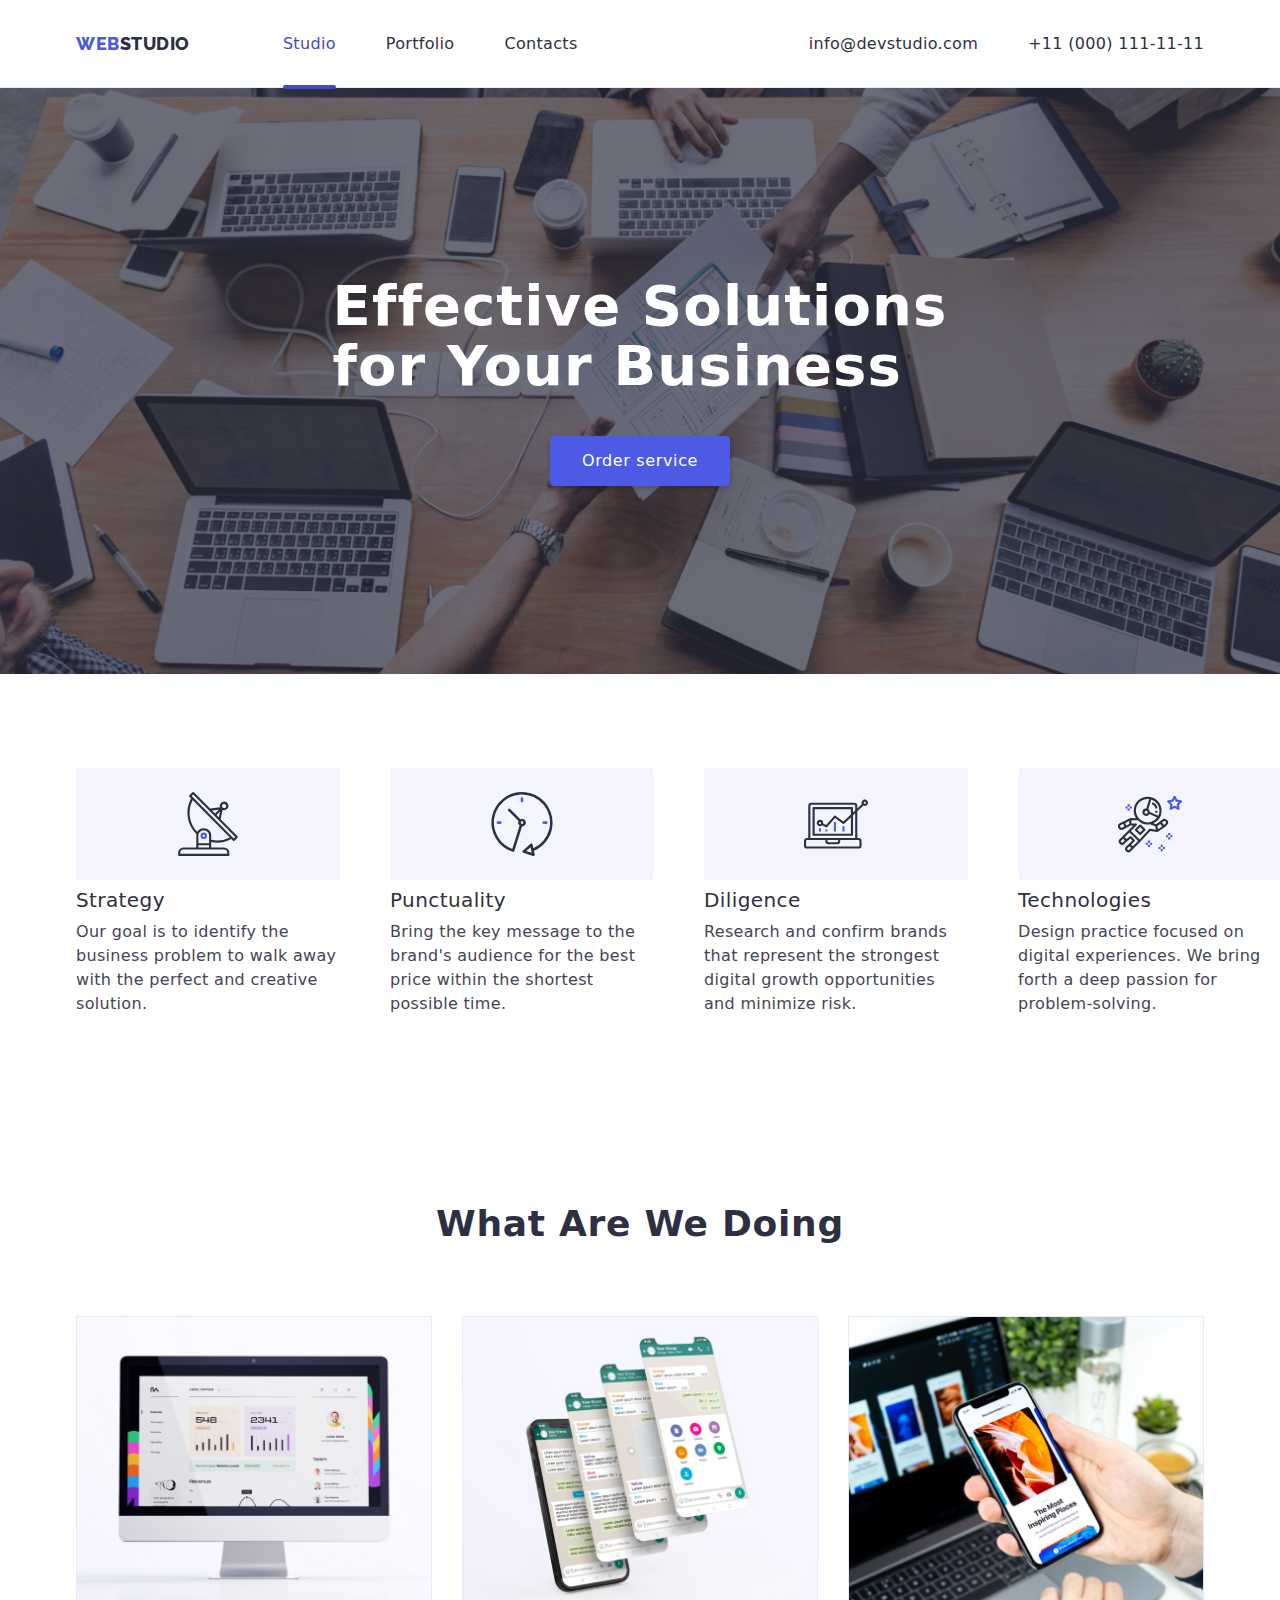
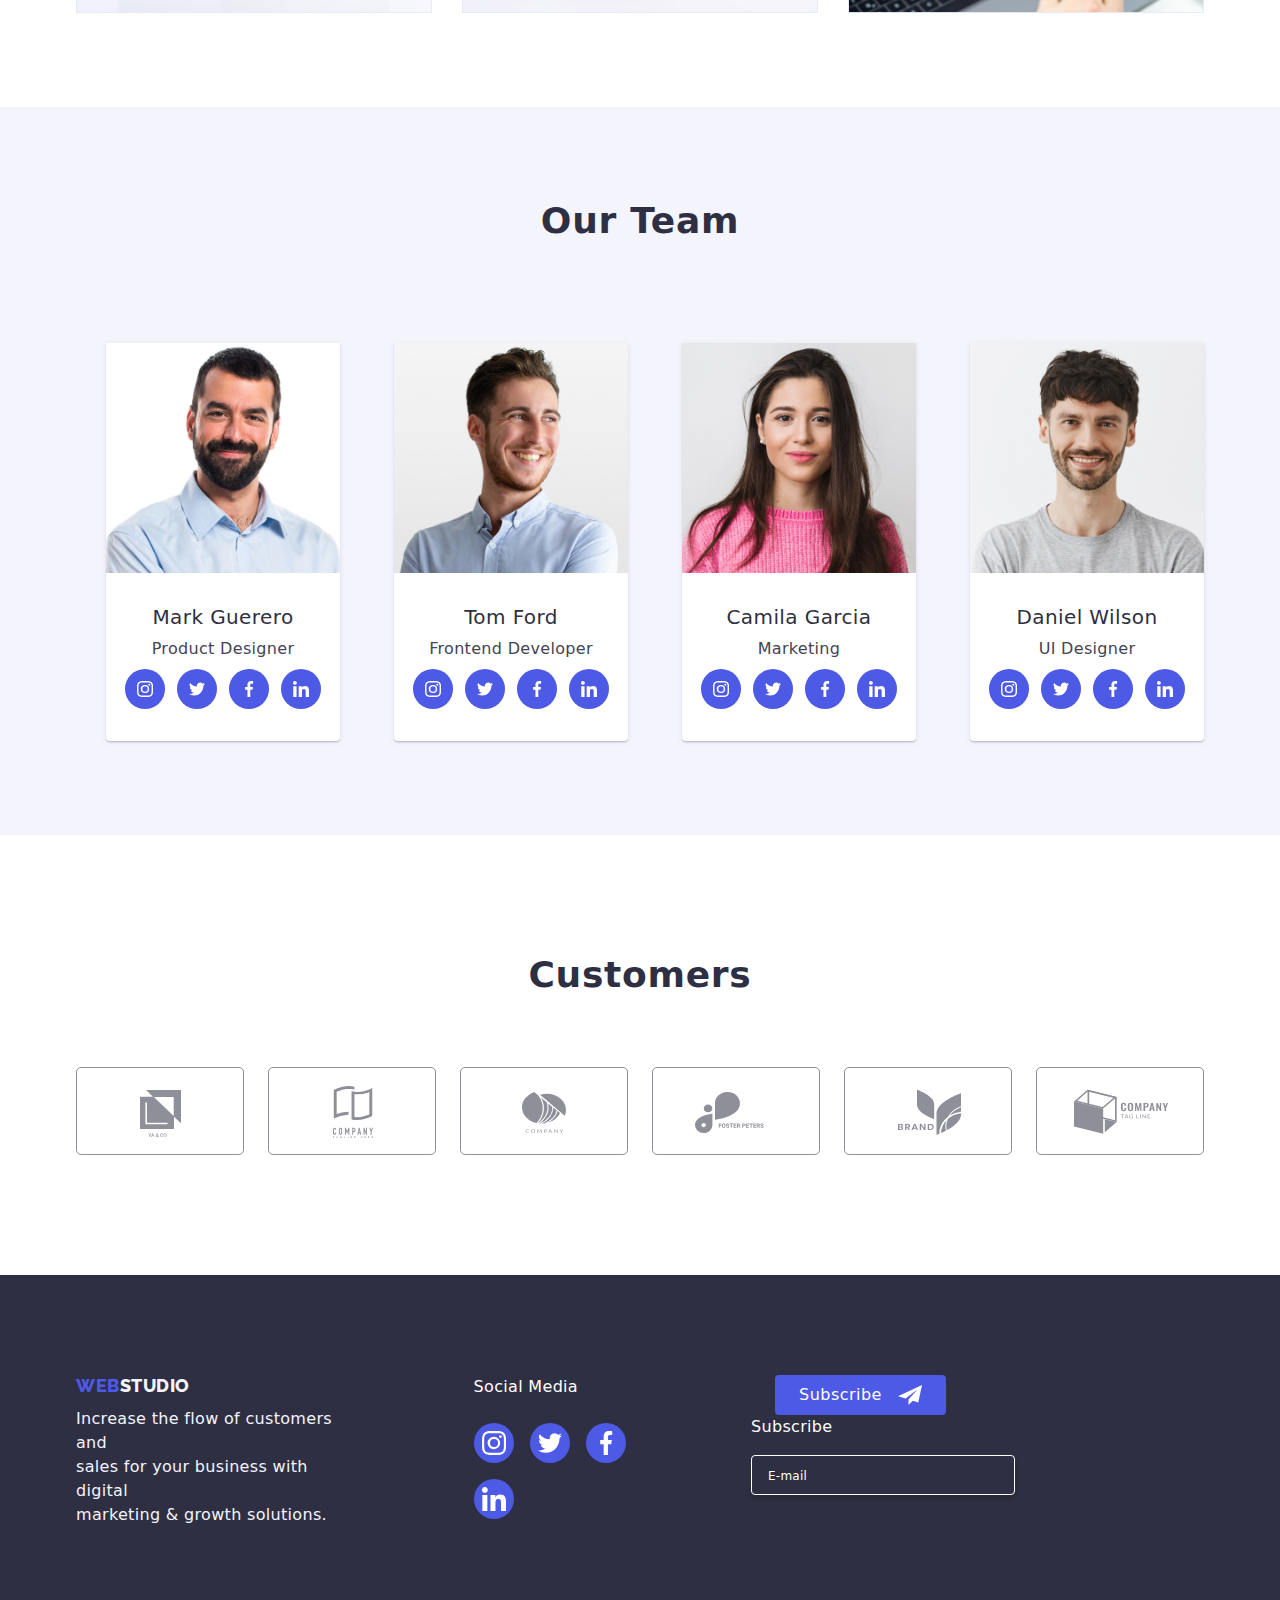
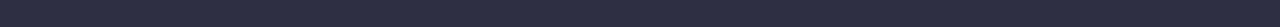
<file: index.html>
<!DOCTYPE html>
<html lang="en">

<head>
    <title>Web Studio HM7</title>
    <meta charset="UTF-8">
    <meta name="viewport" content="width=device-width, initial-scale=1.0">
    <link rel="stylesheet" href="./css/styles.css">
    <link href="https://fonts.googleapis.com/css2?family=Raleway:wght@700&family=Roboto:wght@400;500;700;900&display=swap"
        rel="stylesheet" />
    <link rel="stylesheet" href="https://cdnjs.cloudflare.com/ajax/libs/modern-normalize/2.0.0/modern-normalize.min.css" />
</head>

<body>
    <!--This is header-->
    <header class="header">
        <div class="container header-container">
            <!-- Navigation Bar -->
            <nav class="header-navigation">
                <a class="header-logo links" href="/index.html">
                    <span class="web-logo">WEB</span><span class="studio-logo">STUDIO </span>
                </a>

                <ul class="header-list lists">
                    <li class="header-item">
                        <a class="header-link links current menu-active" href="index.html">Studio</a>
                    </li>
                    <li class="header-item">
                        <a class="header-link links" href="portfolio.html">Portfolio</a>
                    </li>
                    <li class="header-item">
                        <a class="header-link links" href="index.html">Contacts</a>
                    </li>
                </ul>

            </nav>
            <address class="address">
            <ul class="header-address lists">
                <li class="item">
                    <a class="header-address-link links" href="mailto:info@devstudio.com"
                    target="_blank" rel="noopener noreferrer">info@devstudio.com</a>
                </li>
                <li class="item">
                    <a class="header-address-link links" href="tel:+110001111111"
                    target="_blank" rel="noopener noreferrer">+11 (000) 111-11-11</a>
                </li>
            </ul>
            </address>
        </div>
    </header>

    <!--This is main-->
    <main>
        <!--This is Section 1-->
        <section class="hero-section">
            <div class="container hero-container">
                <h1 class="hero-title">
                    Effective Solutions <br />
                    for Your Business
                </h1>
                <button class="hero-button button" type="button" data-modal-open>
                    Order service
                </button>
            </div>
        </section>

        <!--This is Section 2-->
        <section class="section features-section">
            <div class="container features-container">
                <ul class="features-list lists">
                    <li class="features-item">
                        <div class="benefits-svg-box">
                            <svg class="benefits-icon-svg" width="64" height="64">
                                <use href="./images/icons.svg#antenna"></use>
                            </svg>
                        </div>
                        <h3 class="features-title titles">Strategy</h3>
                        <p class="features-bottom-text bottom-text">
                            Our goal is to identify the business problem to walk away with
                            the perfect and creative solution.
                        </p>
                    </li>

                    <li class="features-item">
                        <div class="benefits-svg-box">
                            <svg lass="benefits-icon-svg" width="64" height="64">
                                <use href="./images/icons.svg#clock"></use>
                            </svg>
                        </div>
                        <h3 class="features-title titles">Punctuality</h3>
                        <p class="features-bottom-text bottom-text">
                            Bring the key message to the brand's audience for the best price
                            within the shortest possible time.
                        </p>
                    </li>

                    <li class="features-item">
                        <div class="benefits-svg-box">
                            <svg lass="benefits-icon-svg" width="64" height="64">
                                <use href="./images/icons.svg#diagram"></use>
                            </svg>
                        </div>
                        <h3 class="features-title titles">Diligence</h3>
                        <p class="features-bottom-text bottom-text">
                            Research and confirm brands that represent the strongest digital
                            growth opportunities and minimize risk.
                        </p>
                    </li>

                    <li class="features-item">
                        <div class="benefits-svg-box">
                            <svg lass="benefits-icon-svg" width="64" height="64">
                                <use href="./images/icons.svg#astronaut"></use>
                            </svg>
                        </div>
                        <h3 class="features-title titles">Technologies</h3>
                        <p class="features-bottom-text bottom-text">
                            Design practice focused on digital experiences. We bring forth a
                            deep passion for problem-solving.
                        </p>
                    </li>
                </ul>
            </div>
        </section>

        <!--This is Section 3-->
        <section class="section section-no-top-padding">
            <div class="container what-we-do-container">
                <h2 class="what-we-do-title section-title">What Are We Doing</h2>
                <ul class="what-we-do-list lists">
                    <li class="what-we-do-item">
                        <img src="images/what-we-do-1.jpg" alt="computer monitor" width="360" height="300" />
                    </li>

                    <li class="what-we-do-item">
                        <img src="images/what-we-do-2.jpg" alt="phone" width="360" height="300" />
                    </li>

                    <li class="what-we-do-item">
                        <img src="images/what-we-do-3.jpg" alt="phone & laptop" width="360" height="300" />
                    </li>
                </ul>
            </div>
        </section>

        <!--This is Section 4-->
        <section class="section section-grey">
            <div class="container team-container">
                <h2 class="team-title section-title">Our Team</h2>
                <ul class="team-list lists">
                    <li class="team-item">
                        <img src="images/our-team-1.jpg" alt="Mark Guerero" width="264" height="260" />
                        <div class="section-item-wrap">
                            <h3 class="team-name titles">Mark Guerero</h3>
                            <p class="team-bottom-text bottom-text">Product Designer</p>
                            <ul class="team-social-list lists">
                                <li class="team-social-item">
                                    <a class="team-social-link link" href="https://instagram.com" target="_blank" rel="noopener noreferrer">
                                        <svg class="team-social-svg" width="16" height="16">
                                            <use href="./images/icons.svg#instagram"></use>
                                        </svg>
                                    </a>
                                </li>
                                <li class="team-social-item">
                                    <a class="team-social-link link" href="https://twitter.com" target="_blank" rel="noopener noreferrer">
                                        <svg class="team-social-svg" width="16" height="16">
                                            <use href="./images/icons.svg#twitter"></use>
                                        </svg>
                                    </a>
                                </li>
                                <li class="team-social-item">
                                    <a class="team-social-link link" href="https://facebook.com" target="_blank" rel="noopener noreferrer">
                                        <svg class="team-social-svg" width="16" height="16">
                                            <use href="./images/icons.svg#facebook"></use>
                                        </svg>
                                    </a>
                                </li>
                                <li class="team-social-item">
                                    <a class="team-social-link link" href="https://linkedin.com" target="_blank" rel="noopener noreferrer">
                                        <svg class="team-social-svg" width="16" height="16">
                                            <use href="./images/icons.svg#linkedin"></use>
                                        </svg>
                                    </a>
                                </li>
                            </ul>
                        </div>
                    </li>

                    <li class="team-item">
                        <img src="images/our-team-2.jpg" alt="Tom Ford" width="264" height="260" />
                        <div class="card-content">
                            <h3 class="team-name titles">Tom Ford</h3>
                            <p class="team-bottom-text bottom-text">Frontend Developer</p>
                            <ul class="team-social-list lists">
                                <li class="team-social-item">
                                    <a class="team-social-link link" href="https://instagram.com" target="_blank" rel="noopener noreferrer">
                                        <svg class="team-social-svg" width="16" height="16">
                                            <use href="./images/icons.svg#instagram"></use>
                                        </svg>
                                    </a>
                                </li>
                                <li class="team-social-item">
                                    <a class="team-social-link link" href="https://twitter.com" target="_blank" rel="noopener noreferrer">
                                        <svg class="team-social-svg" width="16" height="16">
                                            <use href="./images/icons.svg#twitter"></use>
                                        </svg>
                                    </a>
                                </li>
                                <li class="team-social-item">
                                    <a class="team-social-link link" href="https://facebook.com" target="_blank" rel="noopener noreferrer">
                                        <svg class="team-social-svg" width="16" height="16">
                                            <use href="./images/icons.svg#facebook"></use>
                                        </svg>
                                    </a>
                                </li>
                                <li class="team-social-item">
                                    <a class="team-social-link link" href="https://linkedin.com" target="_blank" rel="noopener noreferrer">
                                        <svg class="team-social-svg" width="16" height="16">
                                            <use href="./images/icons.svg#linkedin"></use>
                                        </svg>
                                    </a>
                                </li>
                            </ul>
                        </div>
                    </li>

                    <li class="team-item">
                        <img src="images/our-team-3.jpg" alt="Camila Garcia" width="264" height="260" />
                        <div class="card-content">
                            <h3 class="team-name titles">Camila Garcia</h3>
                            <p class="team-bottom-text bottom-text">Marketing</p>
                            <ul class="team-social-list lists">
                                <li class="team-social-item">
                                    <a class="team-social-link link" href="https://instagram.com" target="_blank" rel="noopener noreferrer">
                                        <svg class="team-social-svg" width="16" height="16">
                                            <use href="./images/icons.svg#instagram"></use>
                                        </svg>
                                    </a>
                                </li>
                                <li class="team-social-item">
                                    <a class="team-social-link link" href="https://twitter.com" target="_blank" rel="noopener noreferrer">
                                        <svg class="team-social-svg" width="16" height="16">
                                            <use href="./images/icons.svg#twitter"></use>
                                        </svg>
                                    </a>
                                </li>
                                <li class="team-social-item">
                                    <a class="team-social-link link" href="https://facebook.com" target="_blank" rel="noopener noreferrer">
                                        <svg class="team-social-svg" width="16" height="16">
                                            <use href="./images/icons.svg#facebook"></use>
                                        </svg>
                                    </a>
                                </li>
                                <li class="team-social-item">
                                    <a class="team-social-link link" href="https://linkedin.com" target="_blank" rel="noopener noreferrer">
                                        <svg class="team-social-svg" width="16" height="16">
                                            <use href="./images/icons.svg#linkedin"></use>
                                        </svg>
                                    </a>
                                </li>
                            </ul>
                        </div>
                    </li>

                    <li class="team-item">
                        <img src="images/our-team-4.jpg" alt="Daniel Wilson" width="264" height="260" />
                        <div class="card-content">
                            <h3 class="team-name titles">Daniel Wilson</h3>
                            <p class="team-bottom-text bottom-text">UI Designer</p>
                            <ul class="team-social-list lists">
                                <li class="team-social-item">
                                    <a class="team-social-link link" href="https://instagram.com" target="_blank" rel="noopener noreferrer">
                                        <svg class="team-social-svg" width="16" height="16">
                                            <use href="./images/icons.svg#instagram"></use>
                                        </svg>
                                    </a>
                                </li>
                                <li class="team-social-item">
                                    <a class="team-social-link link" href="https://twitter.com" target="_blank" rel="noopener noreferrer">
                                        <svg class="team-social-svg" width="16" height="16">
                                            <use href="./images/icons.svg#twitter"></use>
                                        </svg>
                                    </a>
                                </li>
                                <li class="team-social-item">
                                    <a class="team-social-link link" href="https://facebook.com" target="_blank" rel="noopener noreferrer">
                                        <svg class="team-social-svg" width="16" height="16">
                                            <use href="./images/icons.svg#facebook"></use>
                                        </svg>
                                    </a>
                                </li>
                                <li class="team-social-item">
                                    <a class="team-social-link link" href="https://linkedin.com" target="_blank" rel="noopener noreferrer">
                                        <svg class="team-social-svg" width="16" height="16">
                                            <use href="./images/icons.svg#linkedin"></use>
                                        </svg>
                                    </a>
                                </li>
                            </ul>
                        </div>
                    </li>
                </ul>
            </div>
        </section>

        <!-- Section for Customers -->
        <section class="section-customers">
            <div class="container">
                <h2 class="section-title customers-title">Customers</h2>
                <ul class="customers-list lists">
                    <li class="customers-item">
                        <a class="customers-link" href="index.html">
                            <svg class="customers-svg">
                                <use href="./images/icons.svg#client-1"></use>
                            </svg>
                        </a>
                    </li>
        
                    <li class="customers-item">
                        <a class="customers-link" href="index.html">
                            <svg class="customers-svg">
                                <use href="./images/icons.svg#client-2"></use>
                            </svg>
                        </a>
                    </li>
        
                    <li class="customers-item">
                        <a class="customers-link" href="index.html">
                            <svg class="customers-svg">
                                <use href="./images/icons.svg#client-3"></use>
                            </svg>
                        </a>
                    </li>
        
                    <li class="customers-item">
                        <a class="customers-link" href="index.html">
                            <svg class="customers-svg">
                                <use href="./images/icons.svg#client-4"></use>
                            </svg>
                        </a>
                    </li>
        
                    <li class="customers-item">
                        <a class="customers-link" href="index.html">
                            <svg class="customers-svg">
                                <use href="./images/icons.svg#client-5"></use>
                            </svg>
                        </a>
                    </li>
                    <li class="customers-item">
                        <a class="customers-link" href="index.html">
                            <svg class="customers-svg">
                                <use href="./images/icons.svg#client-6"></use>
                            </svg>
                        </a>
                    </li>
                </ul>
            </div>
        </section>
    </main>

    <!--This is footer-->
    <footer class="footer-section">
        <div class="container footer-container">
            <div class="footer-logo-wrapper lists">
                <li class="footer-item">
            <a class="header-logo links" href="index.html">
                <span class="web-logo">WEB</span><span class="studio-logo studio-footer">STUDIO </span>
            </a>
                <p class="footer-bottom-text bottom-text">
                    Increase the flow of customers and<br />
                    sales for your business with digital<br />
                    marketing & growth solutions.
                </p>
                
                </li>
                </div>
                <div class="footer-socials">
                    <p class="footer-social-text text">Social Media</p>
                    <ul class="footer-list lists">
                        <li class="footer-socials-item">
                            <a href="/" class="footer-socials-link">
                                <svg class="footer-social-svg" width="24" height="24">
                                    <use href="./images/icons.svg#instagram"></use>
                                </svg>    
                            </a>
                        </li>
                        <li class="footer-socials-item">
                            <a href="/" class="footer-socials-link">
                                <svg class="footer-social-svg" width="24" height="24">
                                    <use href="./images/icons.svg#twitter"></use>
                                </svg>
                            </a>
                        </li>
                        <li class="footer-socials-item">
                            <a href="/" class="footer-socials-link">
                                <svg class="footer-social-svg" width="24" height="24">
                                    <use href="./images/icons.svg#facebook"></use>
                                </svg>
                            </a>
                        </li>
                        <li class="footer-socials-item">
                            <a href="/" class="footer-socials-link">
                                <svg class="footer-social-svg" width="24" height="24">
                                    <use href="./images/icons.svg#linkedin"></use>
                                </svg>
                            </a>
                        </li>
                    </ul>
                </div>
                    <div class="footer-container footer-form ">
                        <form class="forms" name="subscribe_form" autocomplete="on" method="">
                            <label class="footer-label">
                                Subscribe
                                <input class="footer-input" type="email" name="email" placeholder="E-mail" required>
                            </label>
                    
                            <button type="submit" class="footer-button">
                                Subscribe
                                <svg class="footer-svgsubscribe">
                                    <use href="./images/icons.svg#submit"></use>
                                </svg>
                            </button>
                        </form>
                    </div>                            
            </div>
        </div>
    </footer>
    <!--JS for modal -->

    <div class="back-drop is-hidden" data-modal>
        <div class="modal">
            <button class="modal-close" data-modal-close>
                <svg class="modal-close-icon" width="8" height="8">
                    <use href="./images/icons.svg#close"></use>
                </svg>
            </button>

                <p class="form-header">Leave your contacts and will call you back</p>>   

                <form class="container-form lists" action="signup_form" autocomplete="on" method="">
                    <label class="form-label">
                        <span class="form-text">Name</span>
                        <input class="form-input" type="text" name="full-name" required>
                        <svg class="input-icon">
                            <use href="./images/icons.svg#person"></use>
                        </svg>
                    </label>

                    <label class="form-label">
                            <span class="form-text">Name</span>
                            <input class="form-input" type="tel" name="phone_number" required>
                            <svg class="input-icon">
                                <use href="./images/icons.svg#phone"></use>
                            </svg>
                    </label>

                    <label class="form-label">
                        <span class="form-text">Email</span>
                        <input class="form-input" type="email" name="user_email" required>
                        <svg class="input-icon">
                            <use href="./images/icons.svg#email"></use>
                        </svg>
                    </label>
                    
                        <label class="form-label-textarea">
                            <span class="form-text">Comment</span>
                            <textarea name="comment" class="form-textarea" placeholder="Text input" rows="8" required></textarea>
                        </label>
                    

                    <label class="agree-box">
                        <input class="checkbox" type="checkbox" value="agree" name="agreement" required>
                        <span class="checkbox-icon">
                            <svg class="check-mark">
                                <use href="./images/icons.svg#check-mark"></use>
                            </svg>
                        </span>

                        <span class="agree-text">
                            I accept the terms and conditions of the &nbsp;<a href="#" class="form-agree-box_link">Privacy Policy</a>
                        </span>
                    </label>
                    
                    <div class="form-container">
                        <button class="form-button" type="submit">Send</button>
                    </div> 
                </form> 
            </div>
    </div>
    <script src="./js/modal.js"></script>
</body>
</html>
</file>
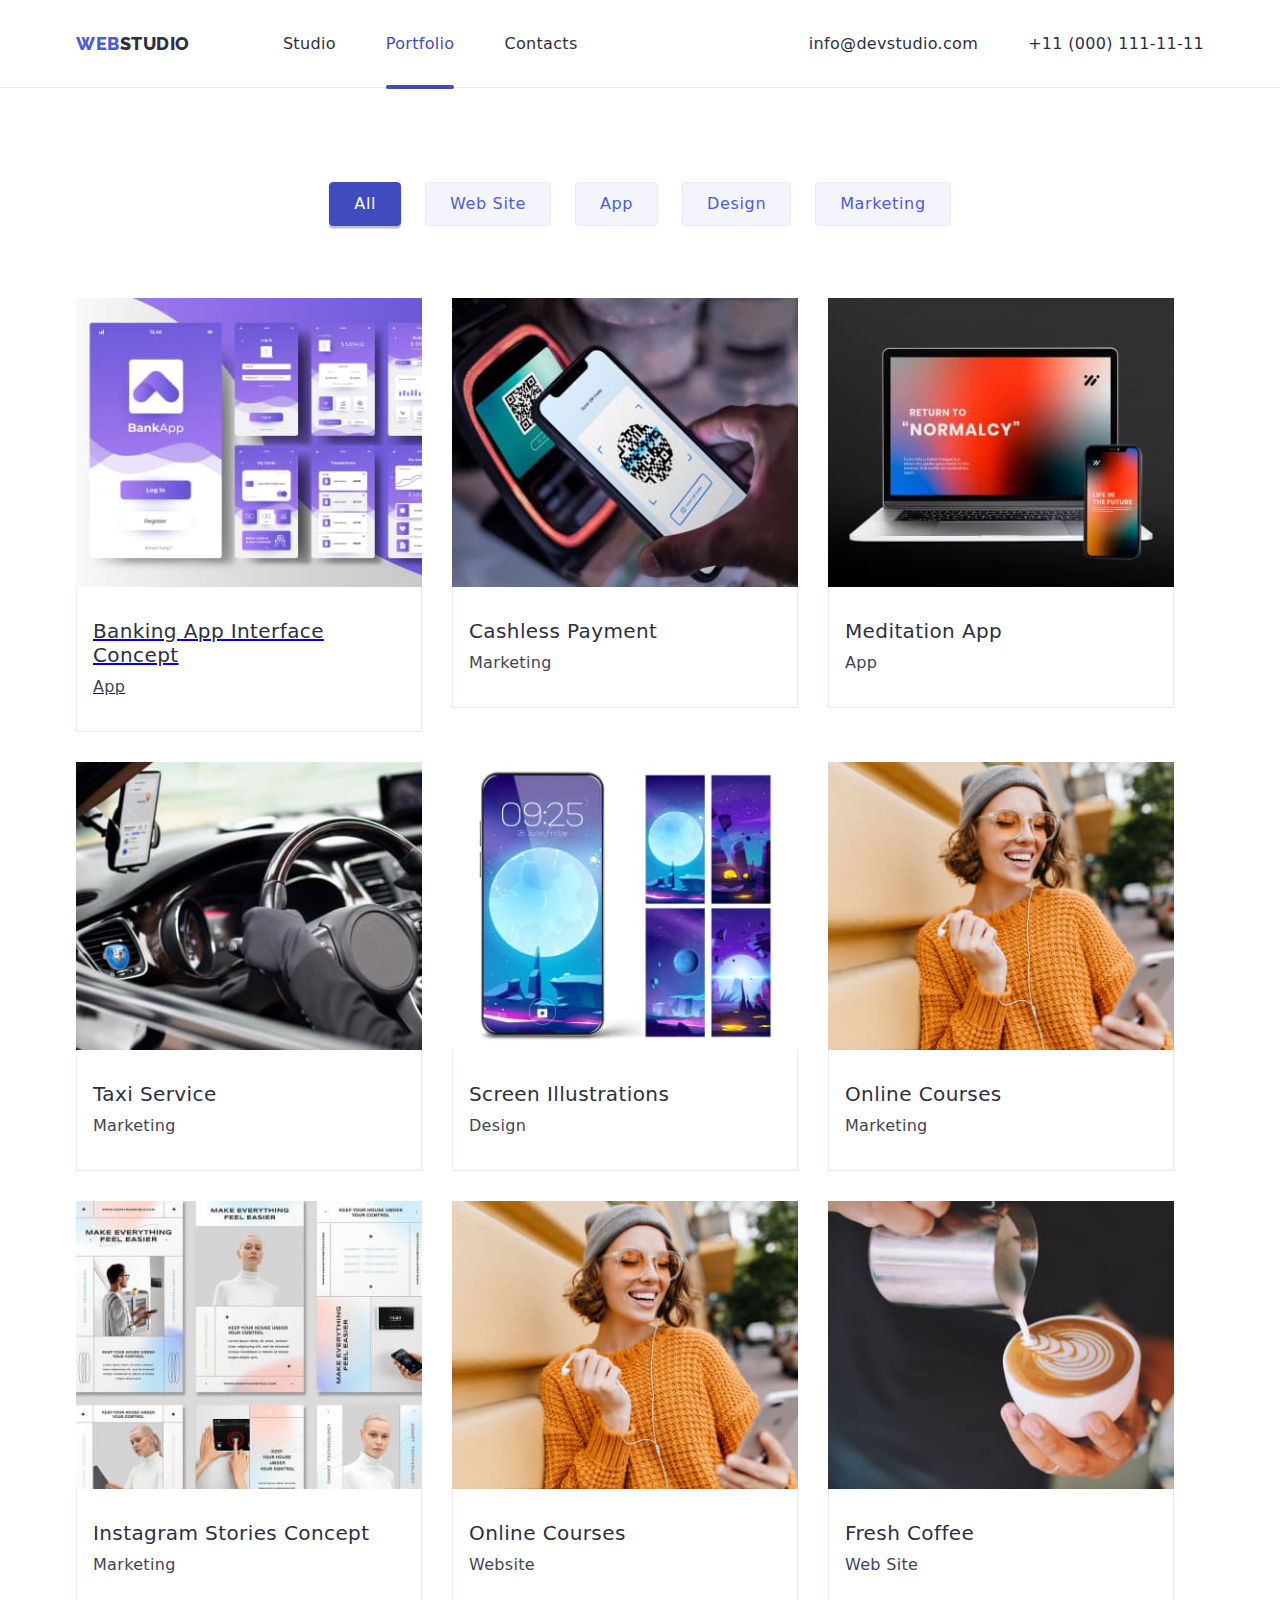
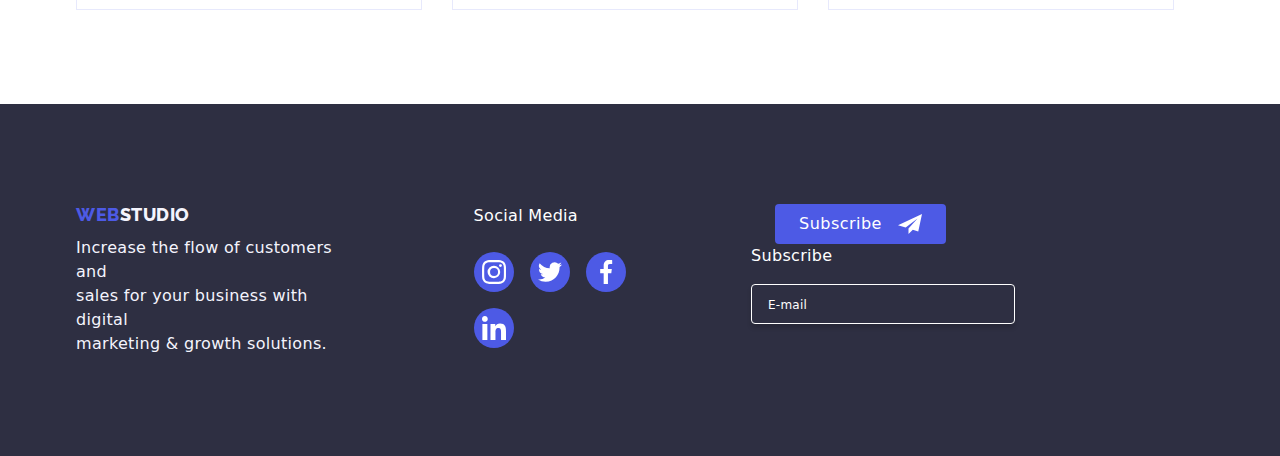
<file: portfolio.html>
<!DOCTYPE html>
<html lang="en">

<head>
    <title>Portfolio - HM7</title>
    <meta charset="UTF-8">
    <meta name="viewport" content="width=device-width, initial-scale=1.0">
    <link rel="stylesheet" href="./css/styles.css">
    <link
        href="https://fonts.googleapis.com/css2?family=Raleway:wght@700&family=Roboto:wght@400;500;700;900&display=swap"
        rel="stylesheet" />
    <link rel="stylesheet"
        href="https://cdnjs.cloudflare.com/ajax/libs/modern-normalize/2.0.0/modern-normalize.min.css" />
</head>

<body>
    <!--This is header-->
    <header class="header">
        <div class="container header-container">
            <!-- Navigation Bar -->
            <nav class="header-navigation">
                <a class="header-logo links" href="/index.html">
                    <span class="web-logo">WEB</span><span class="studio-logo">STUDIO </span>
                </a>
    
                <ul class="header-list lists">
                    <li class="header-item">
                        <a class="header-link links " href="index.html">Studio</a>
                    </li>
                    <li class="header-item">
                        <a class="header-link links current menu-active" href="portfolio.html">Portfolio</a>
                    </li>
                    <li class="header-item">
                        <a class="header-link links" href="index.html">Contacts</a>
                    </li>
                </ul>
    
            </nav>
            <address class="address">
                <ul class="header-address lists">
                    <li class="item">
                        <a class="header-address-link links" href="mailto:info@devstudio.com" target="_blank"
                            rel="noopener noreferrer">info@devstudio.com</a>
                    </li>
                    <li class="item">
                        <a class="header-address-link links" href="tel:+110001111111" target="_blank"
                            rel="noopener noreferrer">+11 (000) 111-11-11</a>
                    </li>
                </ul>
            </address>
        </div>
    </header>
    <!-- This is main -->
    <main>
        <section class="section">
            <div class="container">
                <ul class="filter lists">
                    <li><button class="filter-item active" type="button">All</button></li>
                    <li><button class="filter-item" type="button">Web Site</button></li>
                    <li><button class="filter-item" type="button">App</button></li>
                    <li><button class="filter-item" type="button">Design</button></li>
                    <li><button class="filter-item" type="button">Marketing</button></li>
                </ul>
                <ul class="projects lists">
                    <li class="item">
                        <a href="#" class="project">
                            <div class="description">
                                <img src="./images/project-card-1-1.jpg" alt="banking app" width="360" />
                                <div class="overlay">
                                    <p class="text">
                                        14 Stylish and User-Friendly App Design Concepts ·
                                        Task Manager App · Calorie Tracker App ·
                                        Exotic Fruit Ecommerce App ·
                                        Cloud Storage App
                                    </p>
                                </div>
                            </div>

                            <div class="project-description">
                                <h3 class="project-title titles">Banking App Interface Concept</h3>
                                <p class="project-bottom-text bottom-text">App</p>
                            </div>
                        </a>

                    </li>
                    <li class="item">
                        <a href="#" class="project links">
                            <div class="description">
                                <img src="./images/project-card-1-2.jpg" alt="Cashless Payment" width="360" />
                                <div class="overlay">
                                    <p class="text">
                                        14 Stylish and User-Friendly App Design Concepts ·
                                        Task Manager App · Calorie Tracker App ·
                                        Exotic Fruit Ecommerce App ·
                                        Cloud Storage App
                                    </p>
                                </div>
                            </div>

                            <div class="project-description">
                                <h3 class="project-title titles">Cashless Payment</h3>
                                <p class="project-bottom-text bottom-text">Marketing</p>
                            </div>
                        </a>

                    </li>
                    <li class="item">
                        <a href="#" class="project links">
                            <div class="description">
                                <img src="./images/project-card-1-3.jpg" alt="Meditation App" width="360" />
                                <div class="overlay">
                                    <p class="text">
                                        14 Stylish and User-Friendly App Design Concepts ·
                                        Task Manager App · Calorie Tracker App ·
                                        Exotic Fruit Ecommerce App ·
                                        Cloud Storage App
                                    </p>
                                </div>
                            </div>

                            <div class="project-description">
                                <h3 class="project-title titles">Meditation App</h3>
                                <p class="project-bottom-text bottom-text">App</p>
                            </div>
                        </a>

                    </li>

                    <li class="item">
                        <a href="#" class="project links">
                            <div class="description">
                                <img src="./images/project-card-2-1.jpg" alt="Taxi service" width="360" />
                                <div class="overlay">
                                    <p class="text">
                                        14 Stylish and User-Friendly App Design Concepts ·
                                        Task Manager App · Calorie Tracker App ·
                                        Exotic Fruit Ecommerce App ·
                                        Cloud Storage App
                                    </p>
                                </div>
                            </div>

                            <div class="project-description">
                                <h3 class="project-title titles">Taxi Service</h3>
                                <p class="project-bottom-text bottom-text">Marketing</p>
                            </div>
                        </a>

                    </li>
                    <li class="item">
                        <a href="#" class="project links">
                            <div class="description">
                                <img src="./images/project-card-2-2.jpg" alt="Screen Illustrations" width="360" />
                                <div class="overlay">
                                    <p class="text">
                                        14 Stylish and User-Friendly App Design Concepts ·
                                        Task Manager App · Calorie Tracker App ·
                                        Exotic Fruit Ecommerce App ·
                                        Cloud Storage App
                                    </p>
                                </div>
                            </div>

                            <div class="project-description">
                                <h3 class="project-title titles">Screen Illustrations</h3>
                                <p class="project-bottom-text bottom-text">Design</p>
                            </div>
                        </a>

                    </li>

                    <li class="item">
                        <a href="#" class="project links">
                            <div class="description">
                                <img src="./images/project-card-2-3.jpg" alt="Online Courses" width="360" />
                                <div class="overlay">   
                                    <p class="text">
                                        14 Stylish and User-Friendly App Design Concepts ·
                                        Task Manager App · Calorie Tracker App ·
                                        Exotic Fruit Ecommerce App ·
                                        Cloud Storage App
                                    </p>
                                </div>
                            </div>

                            <div class="project-description">
                                <h3 class="project-title titles">Online Courses</h3>
                                <p class="project-bottom-text bottom-text">Marketing</p>
                            </div>
                        </a>

                    </li>

                    <li class="item">
                        <a href="#" class="project links">
                            <div class="description">
                                <img src="./images/project-card-3-1.jpg" alt="Instagram Stories Concept" width="360" />
                                <div class="overlay">
                                    <p class="text">
                                        14 Stylish and User-Friendly App Design Concepts ·
                                        Task Manager App · Calorie Tracker App ·
                                        Exotic Fruit Ecommerce App ·
                                        Cloud Storage App
                                    </p>
                                </div>
                            </div>

                            <div class="project-description">
                                <h3 class="project-title titles">Instagram Stories Concept</h3>
                                <p class="project-bottom-text bottom-text">Marketing</p>
                            </div>
                        </a>

                    </li>

                    <li class="item">
                        <a href="#" class="project links">
                            <div class="description">
                                <img src="./images/project-card-2-3.jpg" alt="Organic Food" width="360" />
                                <div class="overlay">
                                    <p class="text">
                                        14 Stylish and User-Friendly App Design Concepts ·
                                        Task Manager App · Calorie Tracker App ·
                                        Exotic Fruit Ecommerce App ·
                                        Cloud Storage App
                                    </p>
                                </div>
                            </div>

                            <div class="project-description">
                                <h3 class="project-title titles">Online Courses</h3>
                                <p class="project-bottom-text bottom-text">Website</p>
                            </div>
                        </a>

                    </li>

                    <li class="item">
                        <a href="#" class="project links">
                            <div class="description">
                                <img src="./images/project-card-3-3.jpg" alt="fresh coffee" width="360" />
                                <div class="overlay">
                                    <p class="text">
                                        14 Stylish and User-Friendly App Design Concepts ·
                                        Task Manager App · Calorie Tracker App ·
                                        Exotic Fruit Ecommerce App ·
                                        Cloud Storage App
                                    </p>
                                </div>
                            </div>

                            <div class="project-description">
                                <h3 class="project-title titles">Fresh Coffee</h3>
                                <p class="project-bottom-text bottom-text">Web Site</p>
                            </div>
                        </a>

                    </li>
                </ul>
            </div>
        </section>
    </main>

    <!--This is footer-->
    <footer class="footer-section">
        <div class="container footer-container">
            <div class="footer-logo-wrapper lists">
                <li class="footer-item">
                    <a class="header-logo links" href="index.html">
                        <span class="web-logo">WEB</span><span class="studio-logo studio-footer">STUDIO </span>
                    </a>
                    <p class="footer-bottom-text bottom-text">
                        Increase the flow of customers and<br />
                        sales for your business with digital<br />
                        marketing & growth solutions.
                    </p>

                </li>
            </div>
            <div class="footer-socials">
                <p class="footer-social-text text">Social Media</p>
                <ul class="footer-list lists">
                    <li class="footer-socials-item">
                        <a href="/" class="footer-socials-link">
                            <svg class="footer-social-svg" width="24" height="24">
                                <use href="./images/icons.svg#instagram"></use>
                            </svg>
                        </a>
                    </li>
                    <li class="footer-socials-item">
                        <a href="/" class="footer-socials-link">
                            <svg class="footer-social-svg" width="24" height="24">
                                <use href="./images/icons.svg#twitter"></use>
                            </svg>
                        </a>
                    </li>
                    <li class="footer-socials-item">
                        <a href="/" class="footer-socials-link">
                            <svg class="footer-social-svg" width="24" height="24">
                                <use href="./images/icons.svg#facebook"></use>
                            </svg>
                        </a>
                    </li>
                    <li class="footer-socials-item">
                        <a href="/" class="footer-socials-link">
                            <svg class="footer-social-svg" width="24" height="24">
                                <use href="./images/icons.svg#linkedin"></use>
                            </svg>
                        </a>
                    </li>
                </ul>
            </div>
                <div class="footer-container footer-form ">
                    <form class="forms" name="subscribe_form" autocomplete="on" method="">
                        <label class="footer-label">
                            Subscribe
                            <input class="footer-input" type="email" name="email" placeholder="E-mail" required>
                        </label>
                
                        <button type="submit" class="footer-button">
                            Subscribe
                            <svg class="footer-svgsubscribe">
                                <use href="./images/icons.svg#submit"></use>
                            </svg>
                        </button>
                    </form>
                </div>
        </div>
        </div>
    </footer>
</body>

</html>
</file>
<file: css/styles.css>
:root {
    --iriscolor: #4d5ae5;
    --navyblue: #2e2f42;
    --navcolor: black;
    --oceancolor: #404bbf;
    --whitecolor: #ffffff;
    --slatecolor: #434455;
    --cornflowercolor: #e7e9fc;
    --cloudcolor: #f4f4fd;
    --greencolor: #31d0aa;
    --lightslatecolor: #8e8f99;
    --navybluemodalcolor: #2e2f42;
    --greycolor: #2e2f42;
    --dairycolor: #fcfcfc;
    --black: #000;
}

body {
    font-family: 'Roboto', sans-serif;
    font-size: 16px;
    font-weight: 400;
    line-height: 24px;
    letter-spacing: 0.02em;
}

img {
    display: block;
    max-width: 100%;
    height: auto;
}

*,
*::after,
*::before {
    box-sizing: inherit;
}

h1,
h2,
h3,
h4,
h5,
h6,
p,
ul {
    margin: 0;
    padding: 0;
}

/* CSS for Index Studio */

.lists {
    list-style-type: none;
    padding: 0;
}

.links {
    text-decoration: none;
}

address{
    font-style: inherit;
}

img{
    display: block;
    max-width: 100%;
    height: auto;
}

.web-logo {
    color: var(--iriscolor);
}

.studio-logo {
    color: var(--navyblue);
}

.studio-footer {
    color: var(--cloudcolor);
}

/* Header */

.header {
    border-bottom: 1px solid var(--cornflowercolor);
}

.container {
    width: 1158px;
    padding-left: 15px;
    padding-right: 15px;
    margin-left: auto;
    margin-right: auto;
}

.header-logo {
    color: var(--navybluemodalcolor);
    font-family: 'Raleway',sans-serif;
    font-size: 18px;
    font-weight: 800;
    line-height: 21px;
    letter-spacing: 0.03em;
    text-transform: uppercase;
}

.header-container,
.header-navigation,
.header-list,
.header-address{
    display: flex;
    align-items: center;
}

.header-list{
    margin-left: 93px;
}

.address{
    margin-left: auto;
}

.header-list .header-item:not(:last-child),
.header-address .item:not(:last-child){
    margin-right: 50px;
}


.header-list .header-link,
.header-address .header-address-link{
    display: inline-flex;
    padding-top: 32px;
    padding-bottom: 31px;
    color: var(--navyblue);
    font-weight: 500;
    line-height: 1.5;
    letter-spacing: 0.02;
    position: relative;
    
    transition: color 250ms cubic-bezier(0.4, 0, 0.2, 1);
}

.header-list .header-link:hover,
.header-list .header-link:focus,
.header-list .header-link.current, .menu-active,
.header-address .header-address-link:hover,
.header-address .header-address-link:focus
 {
    color: var(--oceancolor);
}


.header-link::after {
    content: "";
    border: 2px solid transparent;
    border-radius: 2px;
    height: 4px;
    width: 0;
    position: absolute;
    left: 0;
    bottom: -2px;
    transition: width 250ms cubic-bezier(0.4, 0, 0.2, 1),
        background-color 250ms cubic-bezier(0.4, 0, 0.2, 1),
        border 250ms cubic-bezier(0.4, 0, 0.2, 1);
}

.header-link:hover::after,
.header-link:focus::after {
    border: 2px solid var(--oceancolor);
    background-color: var(--oceancolor);
    width: 100%;
}

.menu-active::after {
    content: "";
    border: 2px solid var(--oceancolor);
    border-radius: 2px;
    background-color: var(--oceancolor);
    height: 4px;
    width: 100%;
    position: absolute;
    left: 0;
    bottom: -2px;
}


/* .header-container {
    display: flex;
    justify-content: space-between;
} */



/* .header-navigation {
    display: flex;
    align-items: center;
} */

/* .header-list {
    display: flex;
    gap: 40px;
    margin-left: 76px;
}

.header-address {
    display: flex;
    gap: 40px;
}

.header-address-link {
    color: var(--slatecolor);
    padding: 24px 0;
    display: block;
}

.header-address-link:hover,
.header-address-link:focus {
    color: var(--oceancolor);
}

.header-link {
    color: var(--navyblue);
    font-weight: 500;
    letter-spacing: 0.32px;
    padding: 24px 0;
    display: block;
} */


.current {
    color: var(--iriscolor);
}

.section {
    padding-top: 94px;
    padding-bottom: 94px;
}


.hero-title {
    color: var(--whitecolor);
    font-size: 56px;
    font-weight: 700;
    line-height: 60px;
    letter-spacing: 0.02em;
    margin-bottom: 40px;
}

.hero-container {
    display: flex;
    flex-direction: column;
    align-items: center;
}

.hero-button:hover,
.hero-button:focus {
    background-color: var(--oceancolor);
}

.hero-section {
    padding-top: 188px;
    padding-bottom: 188px;
    background-image: linear-gradient(
            rgba(46, 47, 66, 0.7),
            rgba(46, 47, 66, 0.7)),
        url(../images/hero-bg.jpg);
    max-width: 1440px;
    margin: 0 auto;
    background-repeat: no-repeat;
    background-position: center;
    background-size: cover;
}

.hero-button {
    cursor: pointer;
    color: var(--whitecolor);
    background: var(--iriscolor);
    font-family: inherit;
    font-size: 16px;
    font-weight: 500;
    letter-spacing: 0.04em;
    border: none;
    border-radius: 4px;
    box-shadow: 0px 4px 4px 0px rgba(0, 0, 0, 0.15);
    padding: 16px 32px;

    transition: background-color 250ms cubic-bezier(0.4, 0, 0.2, 1),
    color 250ms cubic-bezier(0.4, 0, 0.2, 1),
    border-color 250ms cubic-bezier(0.4, 0, 0.2, 1);
}



.titles {
    font-size: 20px;
    font-weight: 500;
    letter-spacing: 0.02em;
    color: var(--navyblue);
    margin-bottom: 8px;
}

.bottom-text {
    color: var(--slatecolor);
}

.section-grey {
    background-color: var(--cloudcolor);
}

.footer-section {
    background-color: var(--navyblue);
    padding: 100px 0;
    display: flex;
}

.forms {
    display: flex;
    flex-wrap: wrap-reverse;
}

.footer-bottom-text {
    color: var(--cloud, #f4f4fd);
    margin-top: 8px;
}

.footer-container {
    display: flex;
    align-items: flex-start;
}

.section-title {
    color: var(--navybluemodalcolor);
    text-align: center;
    font-size: 36px;
    font-weight: 700;
    line-height: 40px;
    letter-spacing: 0.02em;
    text-transform: capitalize;
    margin-bottom: 72px;
}

.filter-item {
    cursor: pointer;
    font-size: 16px;
    font-family: inherit;
    font-weight: 500;
    letter-spacing: 0.04em;
    padding: 12px 24px;
    border-radius: 4px;
    border: 1px solid var(--cornflowercolor);
    background: var(--cloudcolor);
    color: var(--iriscolor);

    transition: background-color 250ms cubic-bezier(0.4, 0, 0.2, 1),
    color 250ms cubic-bezier(0.4, 0, 0.2, 1),
    box-shadow 250ms cubic-bezier(0.4, 0, 0.2, 1);
}

.active {
    background: var(--oceancolor);
    box-shadow: 0px 2px 2px 0px rgba(0, 0, 0, 0.12),
        0px 2px 1px 0px rgba(0, 0, 0, 0.08), 0px 3px 1px 0px rgba(0, 0, 0, 0.1);
    color: var(--whitecolor);
    border-color: var(--oceancolor);
}

.filter-item:hover {
    background: var(--oceancolor);
    box-shadow: 0px 2px 2px 0px rgba(0, 0, 0, 0.12),
        0px 2px 1px 0px rgba(0, 0, 0, 0.08), 0px 3px 1px 0px rgba(0, 0, 0, 0.1);
    color: var(--whitecolor);
    border-color: var(--oceancolor);
}

.features-list {
    display: flex;
    gap: 20px;
    margin-left: -30px;
    margin-top: -30px;
}

.features-item {
    flex-basis: calc(100% / 4 - 30px);
    margin-left: 30px;
    margin-top: 30px;
}

.benefits-svg-box {
    width: 264px;
    height: 112px;
    background-color: var(--cloudcolor);
    display: flex;
    justify-content: center;
    align-items: center;
    border-radius: 4px;
    margin-bottom: 8px;
}


.what-we-do-list {
    display: flex;
    justify-content: space-between;
    margin-left: -30px;
    margin-top: -30px;
}

.what-we-do-item {
    flex-basis: calc(100% / 3 - 30px);
    margin-left: 30px;
    margin-top: 30px;
}

.section-list {
    display: flex;
    justify-content: space-evenly;
    gap: 24px;
}

.team-list {
    display: flex;
    gap: 24px;
    text-align: center;
}

.team-social-list {
    display: flex;
    justify-content: center;
    align-items: center;
    gap: 12px;
    margin-top: 8px;
}

.team-social-item {
    width: 40px;
    height: 40px;
}

.team-social-link {
    width: 100%;
    height: 100%;
    border-radius: 50%;
    display: flex;
    align-items: center;
    justify-content: center;
    background-color: var(--iriscolor);
    color: var(--cloudcolor);
    
    transition: background-color 250ms cubic-bezier(0.4, 0, 0.2, 1);

}

.team-social-link:hover,
.team-social-link:focus {
    background-color: var(--oceancolor);
}

.team-social-svg {
    fill: currentColor;
}

.team-container {
    flex-direction: column;
    justify-content: center;
    align-items: center;
    gap: 32px;
}

.team-item {
    border-radius: 0px 0px 4px 4px;
    background: var(--whitecolor);
    box-shadow: 0px 2px 1px 0px rgba(46, 47, 66, 0.08),
        0px 1px 1px 0px rgba(46, 47, 66, 0.16),
        0px 1px 6px 0px rgba(46, 47, 66, 0.08);
}

.team-item {
    flex-basis: calc(100% / 4 - 30px);
    margin-left: 30px;
    margin-top: 30px;
}

.section-item-wrap {
    padding-top: 32px;
    padding-bottom: 32px;
    gap: 32px;
    width: 100%;
    text-align: center;
}


.section-customers {
    background-color: var(--whitecolor);
    padding-top: 120px;
    padding-bottom: 120px;
}

.section-title {
    font-size: 36px;
    font-weight: 700;
    line-height: 40px;
    letter-spacing: 0.02em;
    text-transform: capitalize;
}

.customers-title {
    color: var(--navyblue);
    display: flex;
    justify-content: center;
    align-items: center;
}

.customers-list {
    display: flex;
    gap: 24px;
}

.customers-item {
    width: 168px;
    height: 88px;
}

.customers-link {
    width: 100%;
    height: 100%;
    border: 1px solid #8e8f99;
    border-radius: 5px;
    display: flex;
    justify-content: center;
    align-items: center;
    color: #8e8f99;
    
    transition: border-color 250ms cubic-bezier(0.4, 0, 0.2, 1),
    color 250ms cubic-bezier(0.4, 0, 0.2, 1);
}

.customers-link:hover,
.customers-link:focus {
    border-color: var(--oceancolor);
    color: var(--oceancolor);
}

.customers-svg {
    width: 104px;
    height: 56px;
    fill: currentColor;
}

.card-content h3 {
    margin-bottom: 8px;
}

.card-content {
    padding: 32px 0;
}

.footer-socials {
    margin-left: 120px;
}

.footer-socials .footer-social-text {
    color: var(--whitecolor);
}

.footer-social-link {
    transition: background-color 250ms cubic-bezier(0.4, 0, 0.2, 1);
}

.footer-socials-item {
    width: 40px;
    height: 40px;
}

.footer-list {
    flex-wrap: wrap;
    display: flex;
    gap: 16px;
    margin-top: 16px;
}

.footer-list .footer-socials-link {
    background-color: var(--iriscolor);
    margin-top: 8px;
    width: 100%;
    height: 100%;
    border-radius: 50%;
    display: flex;
    justify-content: center;
    align-items: center;
    color: var(--whitecolor);

    transition: background-color 250ms cubic-bezier(0.4, 0, 0.2, 1);
}

.footer-socials-link:hover,
.footer-socials-link:focus {
    background-color: var(--greencolor);
}

.footer-list .footer-social-svg {
    fill: currentColor;
}



/* Footer Form */

.footer-form {
    display: flex;
    width: 453px;
    height: 80px;
    flex-shrink: 0;
    margin-left: 80px;
}

.footer-label {
    display: block;
    color: var(--whitecolor);
    font-weight: 500px;
    line-height: 24px;
    letter-spacing: 0.32px;
}

.footer-input {
    color: var(--whitecolor);
    width: 264px;
    height: 40px;
    padding:  8px 16px;
    display: flex;
    margin-top: 16px;
    font-size: 14px;
    flex-shrink: 0;
    background: var(--navyblue);
    border-radius: 4px;
    border: 1px solid var(--whitecolor);
    box-shadow: 0px 4px 4px 0px rgba(0, 0, 0, 0.15);    
}

.footer-input::placeholder {
    color: var(--whitecolor);
    font-size: 12px;
    font-weight: 400;
    line-height: 24px;
    letter-spacing: 0.02em;
}


.footer-button {
    display: flex;
    justify-content: center;
    align-items: center;
    height: 40px;
    padding: 8px 24px;
    gap: 16px;
    margin-left: 24px;
    border: none;
    font-weight: 500;
    line-height: 24px;
    letter-spacing: 0.03em;
    border-radius: 4px;
    color: var(--whitecolor);
    background-color: var(--iriscolor);
    cursor: pointer;
    transition: background-color 250ms cubic-bezier(0.4, 0, 0.2, 1)
    color 250ms cubic-bezier(0.4, 0, 0.2, 1),
    border-color 250ms cubic-bezier(0.4, 0, 0.2, 1);
}

.footer-button:hover,
.footer-button:active {
    background-color: var(--oceancolor);
}

.footer-svgsubscribe {
    width: 24px;
    height: 24px;
}

/* CSS for Portfolio */

.filter {
    margin-bottom: 72px;
    display: flex;
    justify-content: center;
    align-items: center;
    gap: 24px;

}

.projects {
    display: flex;
    flex-wrap: wrap;
    gap: 30px
}

.projects .item {
    flex-basis: calc((100% - 90px) /3);

    transition: box-shadow 250ms cubic-bezier(0.4, 0, 0.2, 1);
}

.projects .project{
    display: block;
}

.projects .item:hover,
.projects .item:focus{
    box-shadow: 0px 1px 1px rgba(0, 0, 0, 0.12), 0px 4px 4px rgba(0, 0, 0, 0.06),
    1px 4px 6px rgba(0, 0, 0, 0.16);
}

.project .description{
    position: relative;
     overflow: hidden;
}

.project .overlay{
    position: absolute;
    top: 0;
    left: 0;
    width: 100%;
    height: 100%;
    background-color: var(--iriscolor);
    transform: translateY(101%);
    transition: transform 250ms cubic-bezier(0.4, 0, 0.2, 1);
}

.projects .item:hover .project .overlay,
.projects .project:focus .overlay {
  transform: translateY(0);
}


.project .text{
    position: absolute;
    top: 50%;
    left: 50%;
    transform: translate(-50%, -50%);
    width: 322px;
    font-weight: 400;
    font-size: 18px;
    line-height: 1.56;
    color: var(--whitecolor);
}

.project-description {
    padding: 32px 16px;
    border: 1px solid var(--cornflowercolor);
    border-top: none;
}


.footer-form .footer-label:hover,
.footer-form .footer-label:active {
    outline: none;
    border-color: var(--whitecolor);
}

/* Modal */

.back-drop {
    position: fixed;
    top: 0;
    left: 0;
    width: 100%;
    height: 100%;
    background-color: rgba(0, 0, 0, 0.2);
    opacity: 1;
    transition: opacity 250ms cubic-bezier(0.4, 0, 0.2, 1);;
}

.back-drop.is-hidden{
    visibility: visible;
    opacity: 0;
    pointer-events: none;
}

.modal{
    padding: 40px;
    position: absolute;
    top: 50%;
    left: 50%;
    min-width: 408px;
    min-height: 584px;
    background-color: var(--dairycolor);
    border-radius: 4px;
    box-shadow: 0px 2px 1px 0px rgba(0, 0, 0, 0.20), 0px 1px 3px 0px rgba(0, 0, 0, 0.12), 0px 1px 1px 0px rgba(0, 0, 0, 0.14);
    transform: translate(-50%, -50%) scale(1);
    transition: transform 250ms cubic-bezier(0.4, 0, 0.2, 1),
    background-color 250ms cubic-bezier(0.4, 0, 0.2, 1),
    color 250ms cubic-bezier(0.4, 0, 0.2, 1),
    border-color 250ms cubic-bezier(0.4, 0, 0.2, 1);
    
}

.back-drop.is-hidden .modal{
    transform: transform translate(-50%, -50%) scale(0.8);
}

.modal-close {
   position: absolute;
   top: 8px;
   right: 8px;
   padding: 0;
   width: 30px;
   height: 30px;
   cursor: pointer;
   color: var(--black);
   border: 1px solid rgba(0, 0, 0, 0.1);
   border-radius: 15px;
   display: flex;
   justify-content: center;
   align-items: center;

    transition: color 250ms cubic-bezier(0.4, 0, 0.2, 1),
     background-color 250ms cubic-bezier(0.4, 0, 0.2, 1);
}


.modal-close:hover,
.modal-close:focus {
    background-color: var(--oceancolor);
    color: var(--whitecolor);
}

.modal .modal-close-icon {
    fill: currentColor;
}

/* .modal-header {
    color: var(--navybluemodalcolor);
    text-align: center;
    font-weight: 500;
    margin-bottom: 34px;
} */

.form-header {
    margin-bottom: 30px;
    font-weight: 500;
    font-size: 16px;
    line-height: 24px;
    letter-spacing: .02em;
    text-align: center;
    color: var(--navybluemodalcolor);
}

.container-form {
    display: flex;
    flex-direction: column;
    align-items: flex-start;
    border-radius: 4px;
}

.form-label {
    position: relative;
    margin-bottom: 30px;
    font-size: 12px;
    line-height: 1.166;
    letter-spacing: 0.01em;
    color: var(--slatecolor);
}

.form-text {
    position: absolute;
    top: -20px;
}

.form-input {
    display: block;
    width: 360px;
    height: 40px;
    padding-top: 11px;
    padding-bottom: 11px;
    padding-left: 38px;
    flex-shrink: 0;
    font-size: 14px;
    fill: currentColor;
    border-radius: 4px;
    border: 1px solid var(--navybluemodalcolor);
    transition: color 250ms cubic-bezier(0.4, 0, 0.2, 1),
    background-color 250ms cubic-bezier(0.4, 0, 0.2, 1);
}

.input-icon {
    position: absolute;
    transform:  translateY(-50%);
    top: 50%;
    left: 16px;
    width: 18px;
    height: 24px;
    fill: var(--navybluemodalcolor);
    transition: fill 250ms cubic-bezier(0.4, 0, 0.2, 1),
    background-color 250ms cubic-bezier(0.4, 0, 0.2, 1);
}

.form-input:focus,
.form-input:hover,
.form-textarea:hover,
.form-textarea:focus {
    outline: none;
    border: 1px solid var(--iriscolor);
}

.form-input:focus+.input-icon,
.form-input:hover+.input-icon {
    fill: var(--iriscolor);
}

.form-textarea {
    width: 360px;
    height: 120px;
    flex-shrink: 0;
    padding: 8px 0 0 16px;
    border-radius: 4px;
    font-size: 14px;
    border: 1px solid var(--navybluemodalcolor, rgba(46, 47, 66, 0.40));
    resize: none;
    transition: border 250ms cubic-bezier(0.4, 0, 0.2, 1);
}

.form-textarea::placeholder {
    color: var(--navyblue-modal, rgba(46, 47, 66, 0.40));
    font-size: 12px;
    font-weight: 400;
    line-height: 14px;
    letter-spacing: 0.02em;
}

.agree-box {
    display: flex;
    align-items: center;
    justify-content: flex-start;
    width: 360px;
    height: 16px;
    gap: 8px;
    margin-bottom: 34px;
}

.checkbox {
    appearance: none;
    position: absolute;
}

.checkbox-icon {
    display: inline-block;
    border-radius: 2px;
    fill: none;
    transition: border 250ms cubic-bezier(0.4, 0, 0.2, 1)
    border-color 250ms cubic-bezier(0.4, 0, 0.2, 1);;
}

.checkbox-icon:hover,
.checkbox-icon:focus {
    border: 1px solid var(--iriscolor);
}

.check-mark {
    display: block;
    width: 16px;
    height: 16px;
    border-radius: 2px;
    border: 1px solid var(--navybluemodalcolor, rgba(46, 47, 66, 0.40));
    cursor: pointer;
}

.checkbox:checked+.checkbox-icon {
    background-size: contain;
    font: var(--whitecolor);
    fill: var(--whitecolor);
    border-radius: 2px;
    border: 1px solid var(--iriscolor, rgba(46, 47, 66, 0.40));
    background-color: var(--iriscolor);
    cursor: pointer;
}

.agree-text {
    flex-shrink: 0;
    color: var(--lightslatecolor);
    font-size: 12px;
    font-weight: 400;
    line-height: 14px;
    letter-spacing: 0.48px;
}


.form-agree-box_link {
    color: var(--iris, #4D5AE5);
    font-size: 12px;
    font-weight: 400;
    line-height: 16px;
    letter-spacing: 0.48px;
    text-decoration-line: underline;
    transition: border-color 250ms cubic-bezier(0.4, 0, 0.2, 1),
    color 250ms cubic-bezier(0.4, 0, 0.2, 1), 
    text-decoration-color 250ms cubic-bezier(0.4, 0, 0.2, 1);
}

.form-agree-box_link:hover,
.form-agree-box_link:focus {
    color: var(--oceancolor);
    text-decoration-color: rgba(0, 0, 255, 0.0);
}

.form-label-textarea {
    position: relative;
    margin-bottom: 16px;
    font-size: 12px;
    line-height: 1.166;
    letter-spacing: 0.01em;
    color: var(--lightslatecolor);
}


.form-container {
    display: flex;
    align-items: center;
    justify-content: center;
    width: 100%;
}

.form-button {
    width: 169px;
    height: 56px;
    padding: 16px 32px;
    border: none;
    /* margin-bottom: 24px; */
    font-weight: 500;
    letter-spacing: 0.64px;
    border-radius: 4px;
    background-color: var(--iriscolor);
    color: var(--whitecolor);
    box-shadow: 0px 4px 4px 0px rgba(0, 0, 0, 0.15);
    cursor: pointer;
    transition: bacground-color 250ms cubic-bezier(0.4, 0, 0.2, 1),
    color 250ms cubic-bezier(0.4, 0, 0.2, 1);
}

.form-button:hover,
.form-button:focus {
    background-color: var(--oceancolor);
}
</file>
